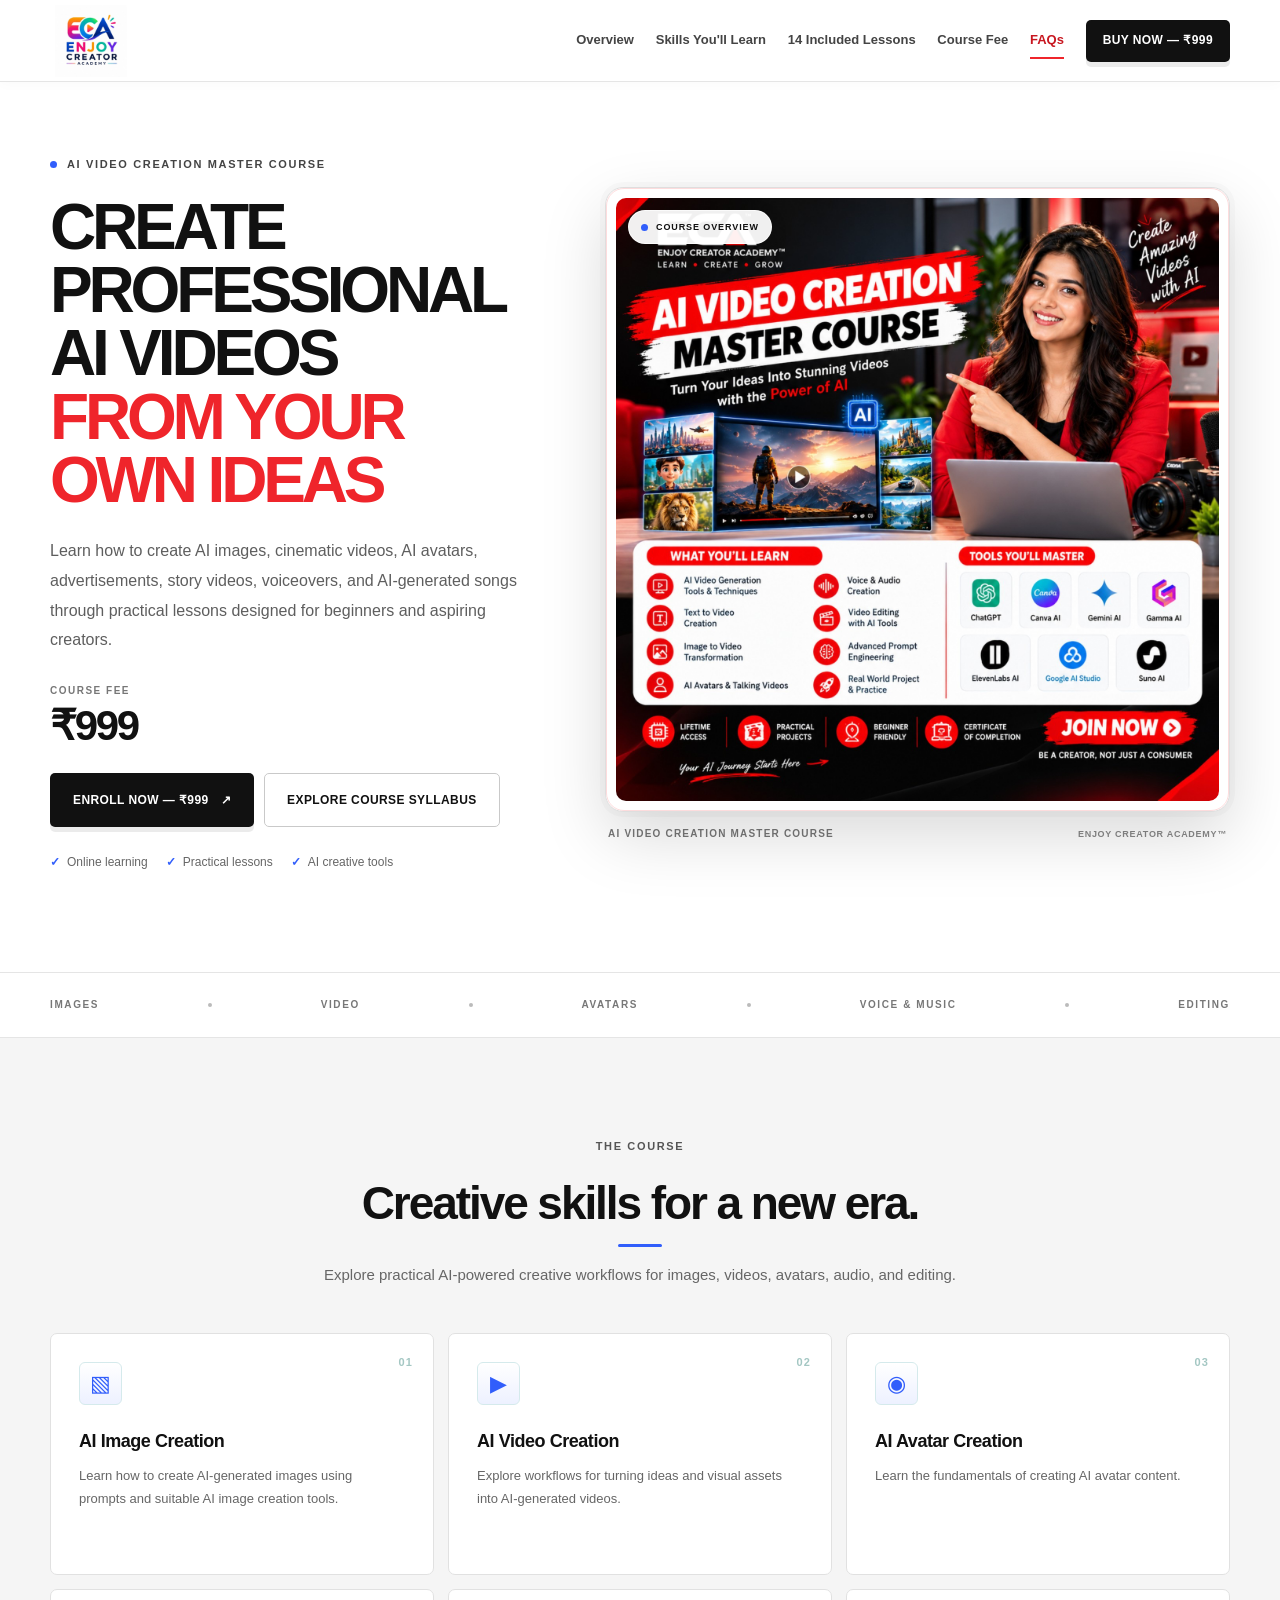
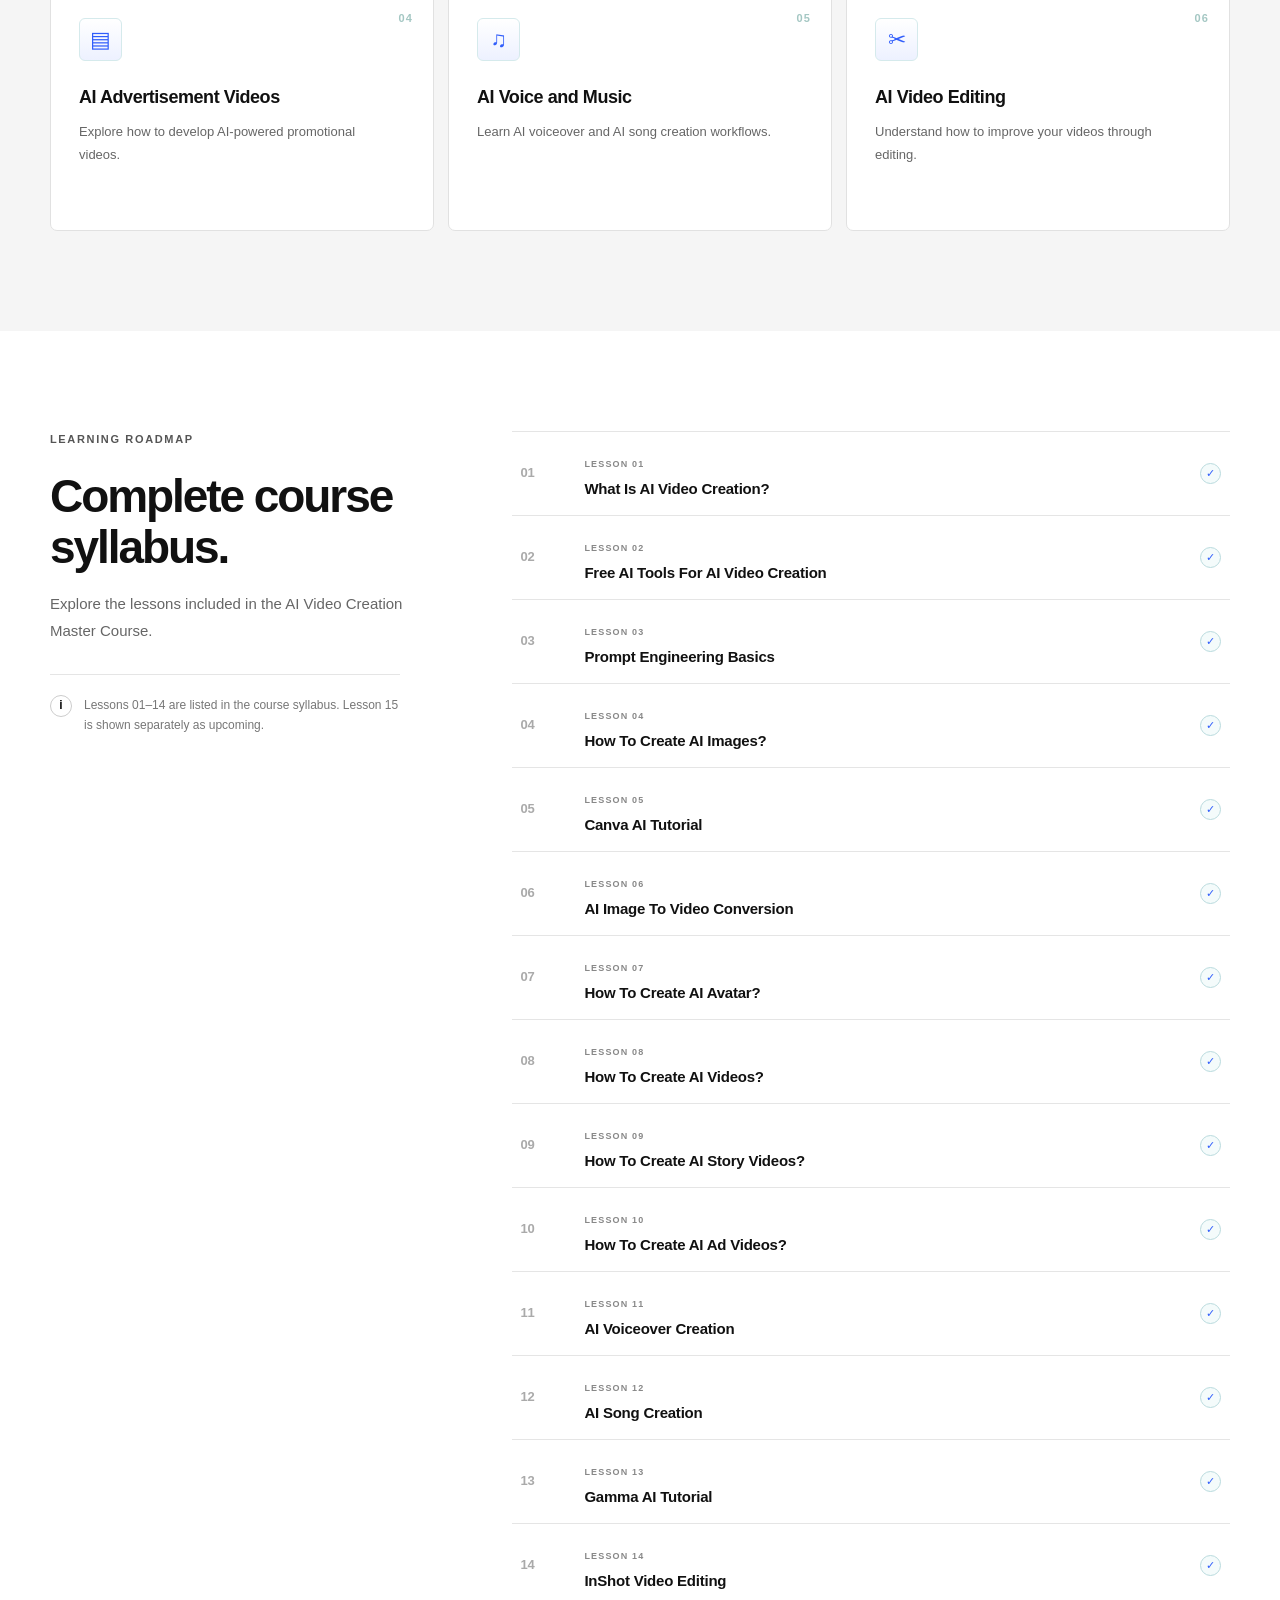
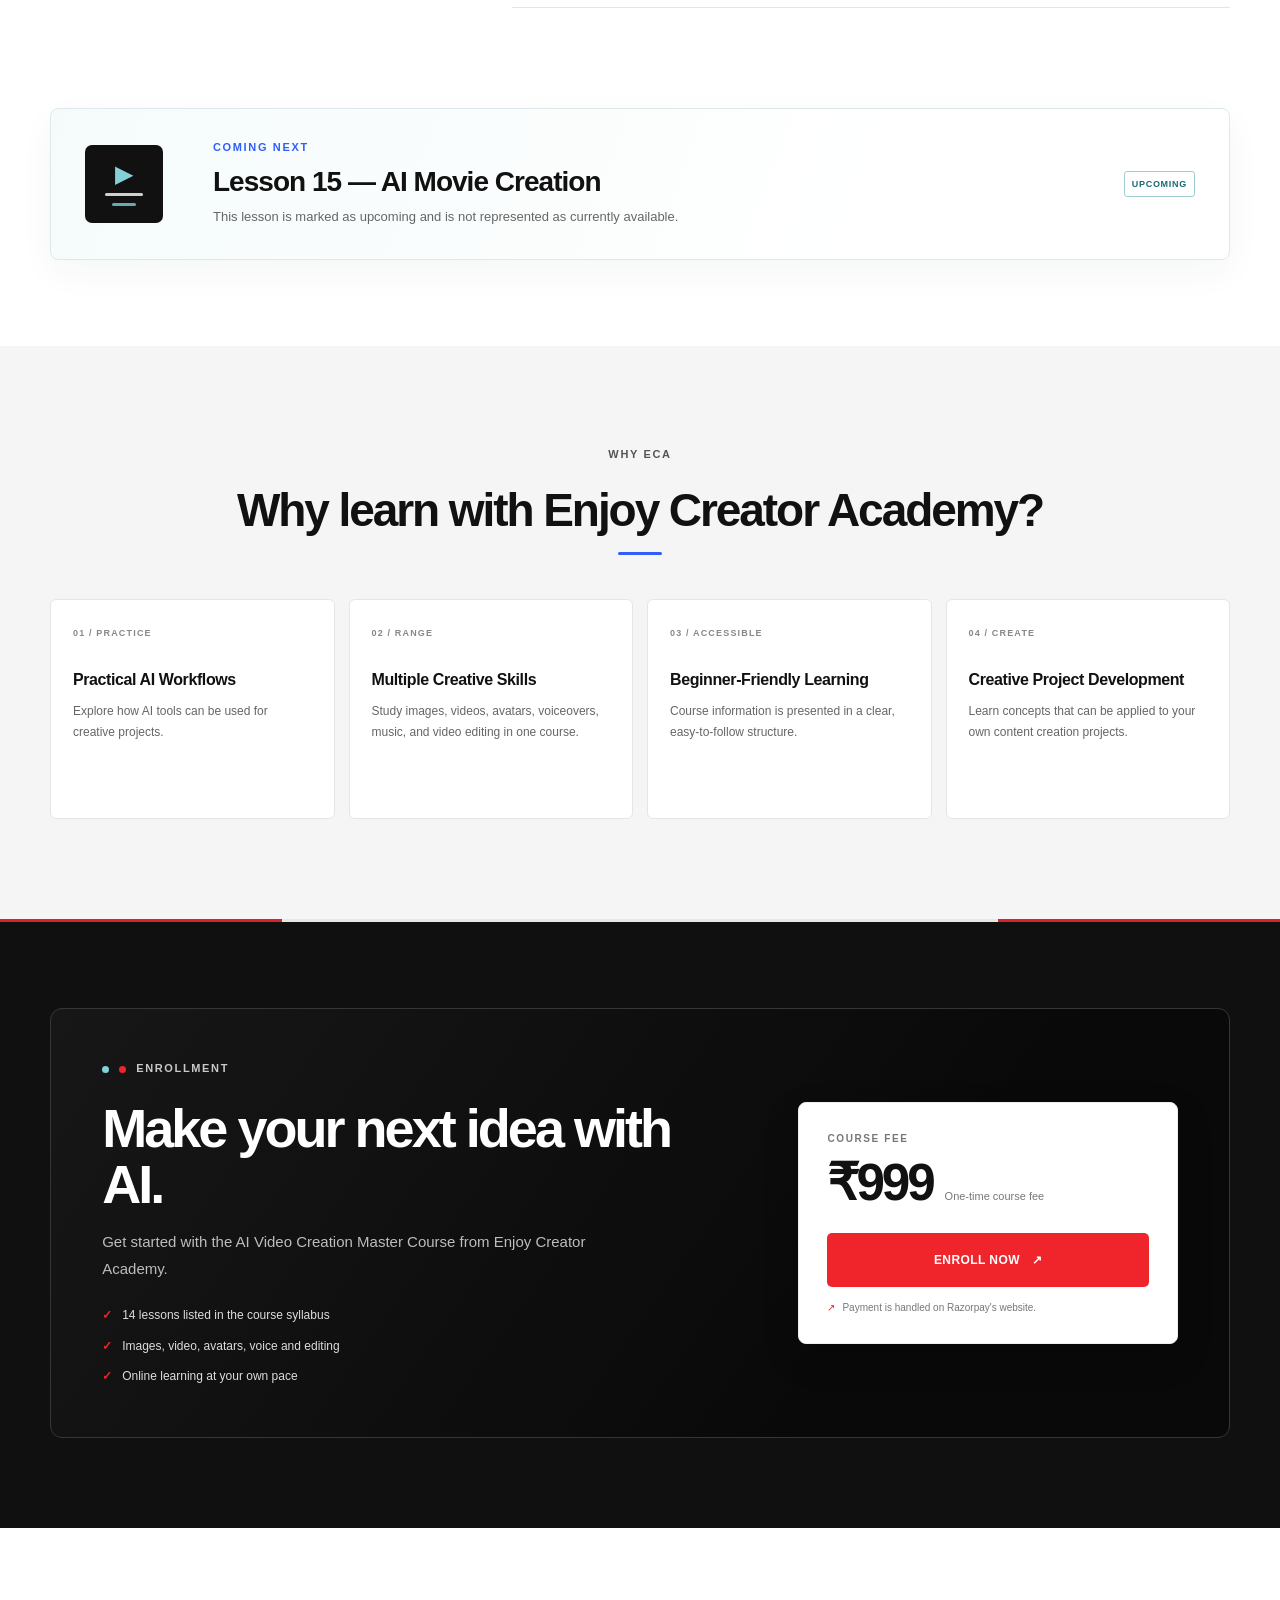
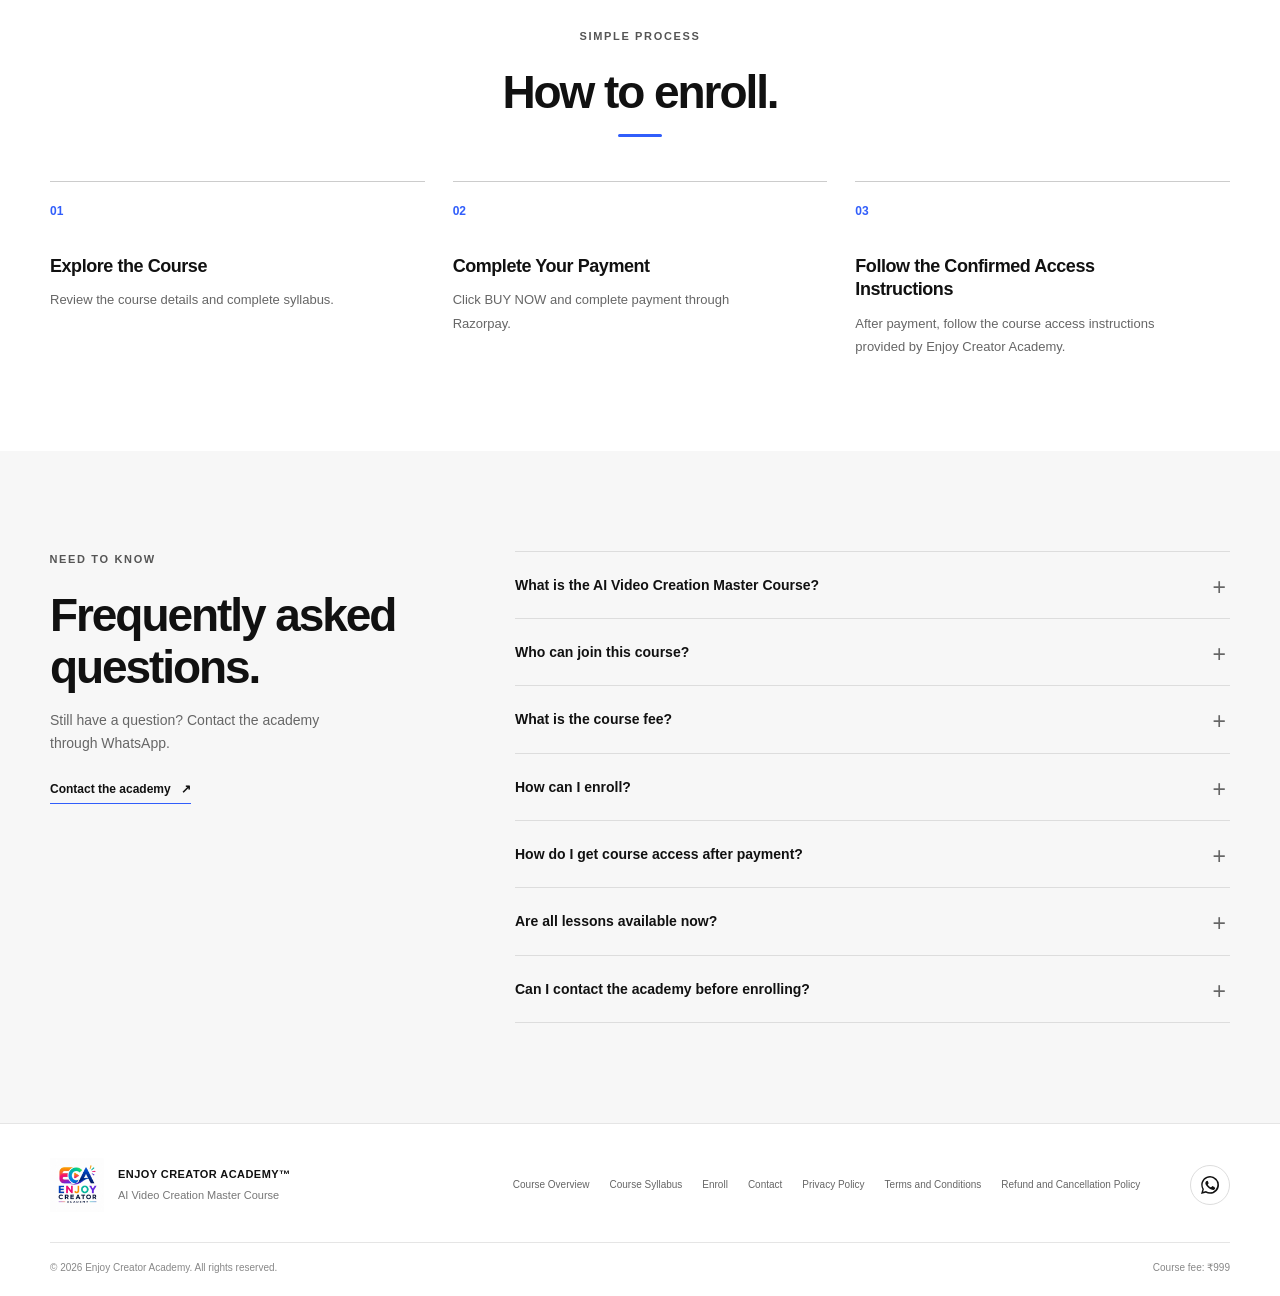
<file: index.html>
<!doctype html>
<html lang="en">
<head>
  <meta charset="utf-8">
  <meta name="viewport" content="width=device-width, initial-scale=1">
  <meta name="theme-color" content="#ffffff">
  <title>ENJOY CREATOR ACADEMY™ | AI Video Creation Master Course</title>
  <meta name="description" content="Learn AI image creation, AI video creation, prompt engineering, AI avatars, advertisements, voiceovers, AI songs, and video editing with Enjoy Creator Academy.">
  <meta property="og:type" content="website">
  <meta property="og:title" content="AI Video Creation Master Course | ENJOY CREATOR ACADEMY™">
  <meta property="og:description" content="Explore practical AI creative workflows for images, videos, avatars, audio, and editing.">
  <meta property="og:image" content="ai-video-course-cover.jpg">
  <!-- Add a canonical URL only after the final domain is confirmed. -->
  <link rel="icon" href="eca-logo.png" type="image/png">
  <link rel="preload" as="image" href="eca-logo.png">
  <link rel="stylesheet" href="styles.css">
  <script src="script.js" defer></script>
</head>
<body>
  <a class="skip-link" href="#main">Skip to content</a>
  <header class="site-header">
    <div class="container header-inner">
      <a class="brand" href="#top" aria-label="Enjoy Creator Academy home">
        <img src="eca-logo.png" alt="ENJOY CREATOR ACADEMY logo" width="220" height="220">
      </a>
      <button class="menu-toggle" type="button" aria-expanded="false" aria-controls="primary-nav" aria-label="Open navigation menu">
        <span></span><span></span><span></span>
      </button>
      <nav id="primary-nav" class="primary-nav" aria-label="Main navigation">
        <a href="#overview">Overview</a>
        <a href="#learn">Skills You'll Learn</a>
        <a href="#syllabus">14 Included Lessons</a>
        <a href="#enroll">Course Fee</a>
        <a href="#faq">FAQs</a>
        <a class="button button-dark header-cta" href="https://rzp.io/rzp/eca-ai" target="_blank" rel="noopener noreferrer">BUY NOW — ₹999</a>
      </nav>
    </div>
  </header>

  <main id="main">
    <section class="hero section" id="top">
      <div class="container hero-grid">
        <div class="hero-copy reveal">
          <p class="eyebrow"><span class="eyebrow-dot"></span> AI VIDEO CREATION MASTER COURSE</p>
          <h1>CREATE PROFESSIONAL AI VIDEOS <span>FROM YOUR OWN IDEAS</span></h1>
          <p class="hero-description">Learn how to create AI images, cinematic videos, AI avatars, advertisements, story videos, voiceovers, and AI-generated songs through practical lessons designed for beginners and aspiring creators.</p>
          <div class="price-block"><span>COURSE FEE</span><strong>₹999</strong></div>
          <div class="hero-actions">
            <a class="button button-dark button-large" href="https://rzp.io/rzp/eca-ai" target="_blank" rel="noopener noreferrer">ENROLL NOW — ₹999 <span aria-hidden="true">↗</span></a>
            <a class="button button-outline button-large" href="#syllabus">EXPLORE COURSE SYLLABUS</a>
          </div>
          <ul class="quick-facts" aria-label="Course features">
            <li><span aria-hidden="true">✓</span> Online learning</li>
            <li><span aria-hidden="true">✓</span> Practical lessons</li>
            <li><span aria-hidden="true">✓</span> AI creative tools</li>
          </ul>
        </div>
        <div class="hero-visual reveal">
          <div class="cover-frame">
            <img src="ai-video-course-cover.jpg" alt="AI Video Creation Master Course promotional cover from Enjoy Creator Academy" width="1536" height="1024" fetchpriority="high">
            <div class="cover-tag"><span class="cover-tag-dot"></span> COURSE OVERVIEW</div>
          </div>
          <div class="image-caption-row"><p class="image-caption">AI VIDEO CREATION MASTER COURSE</p><span>ENJOY CREATOR ACADEMY™</span></div>
        </div>
      </div>
    </section>

    <section class="trust-strip" aria-label="Course overview">
      <div class="container trust-strip-inner">
        <span>IMAGES</span><i></i><span>VIDEO</span><i></i><span>AVATARS</span><i></i><span>VOICE & MUSIC</span><i></i><span>EDITING</span>
      </div>
    </section>

    <section class="section section-soft" id="overview">
      <div class="container narrow-heading reveal">
        <p class="eyebrow">THE COURSE</p>
        <h2>Creative skills for a new era.</h2>
        <p>Explore practical AI-powered creative workflows for images, videos, avatars, audio, and editing.</p>
      </div>
      <div class="container feature-grid" id="learn">
        <article class="feature-card reveal"><div class="feature-icon" aria-hidden="true">▧</div><h3>AI Image Creation</h3><p>Learn how to create AI-generated images using prompts and suitable AI image creation tools.</p><span class="card-number">01</span></article>
        <article class="feature-card reveal"><div class="feature-icon" aria-hidden="true">▶</div><h3>AI Video Creation</h3><p>Explore workflows for turning ideas and visual assets into AI-generated videos.</p><span class="card-number">02</span></article>
        <article class="feature-card reveal"><div class="feature-icon" aria-hidden="true">◉</div><h3>AI Avatar Creation</h3><p>Learn the fundamentals of creating AI avatar content.</p><span class="card-number">03</span></article>
        <article class="feature-card reveal"><div class="feature-icon" aria-hidden="true">▤</div><h3>AI Advertisement Videos</h3><p>Explore how to develop AI-powered promotional videos.</p><span class="card-number">04</span></article>
        <article class="feature-card reveal"><div class="feature-icon" aria-hidden="true">♫</div><h3>AI Voice and Music</h3><p>Learn AI voiceover and AI song creation workflows.</p><span class="card-number">05</span></article>
        <article class="feature-card reveal"><div class="feature-icon" aria-hidden="true">✂</div><h3>AI Video Editing</h3><p>Understand how to improve your videos through editing.</p><span class="card-number">06</span></article>
      </div>
    </section>

    <section class="section syllabus-section" id="syllabus">
      <div class="container syllabus-layout">
        <div class="syllabus-intro reveal">
          <p class="eyebrow">LEARNING ROADMAP</p>
          <h2>Complete course syllabus.</h2>
          <p>Explore the lessons included in the AI Video Creation Master Course.</p>
          <div class="syllabus-note"><span class="note-mark">i</span><p>Lessons 01–14 are listed in the course syllabus. Lesson 15 is shown separately as upcoming.</p></div>
        </div>
        <div class="lesson-list">
          <article class="lesson reveal"><span class="lesson-num">01</span><div><span class="lesson-label">LESSON 01</span><h3>What Is AI Video Creation?</h3></div><span class="lesson-check" aria-hidden="true">✓</span></article>
          <article class="lesson reveal"><span class="lesson-num">02</span><div><span class="lesson-label">LESSON 02</span><h3>Free AI Tools For AI Video Creation</h3></div><span class="lesson-check" aria-hidden="true">✓</span></article>
          <article class="lesson reveal"><span class="lesson-num">03</span><div><span class="lesson-label">LESSON 03</span><h3>Prompt Engineering Basics</h3></div><span class="lesson-check" aria-hidden="true">✓</span></article>
          <article class="lesson reveal"><span class="lesson-num">04</span><div><span class="lesson-label">LESSON 04</span><h3>How To Create AI Images?</h3></div><span class="lesson-check" aria-hidden="true">✓</span></article>
          <article class="lesson reveal"><span class="lesson-num">05</span><div><span class="lesson-label">LESSON 05</span><h3>Canva AI Tutorial</h3></div><span class="lesson-check" aria-hidden="true">✓</span></article>
          <article class="lesson reveal"><span class="lesson-num">06</span><div><span class="lesson-label">LESSON 06</span><h3>AI Image To Video Conversion</h3></div><span class="lesson-check" aria-hidden="true">✓</span></article>
          <article class="lesson reveal"><span class="lesson-num">07</span><div><span class="lesson-label">LESSON 07</span><h3>How To Create AI Avatar?</h3></div><span class="lesson-check" aria-hidden="true">✓</span></article>
          <article class="lesson reveal"><span class="lesson-num">08</span><div><span class="lesson-label">LESSON 08</span><h3>How To Create AI Videos?</h3></div><span class="lesson-check" aria-hidden="true">✓</span></article>
          <article class="lesson reveal"><span class="lesson-num">09</span><div><span class="lesson-label">LESSON 09</span><h3>How To Create AI Story Videos?</h3></div><span class="lesson-check" aria-hidden="true">✓</span></article>
          <article class="lesson reveal"><span class="lesson-num">10</span><div><span class="lesson-label">LESSON 10</span><h3>How To Create AI Ad Videos?</h3></div><span class="lesson-check" aria-hidden="true">✓</span></article>
          <article class="lesson reveal"><span class="lesson-num">11</span><div><span class="lesson-label">LESSON 11</span><h3>AI Voiceover Creation</h3></div><span class="lesson-check" aria-hidden="true">✓</span></article>
          <article class="lesson reveal"><span class="lesson-num">12</span><div><span class="lesson-label">LESSON 12</span><h3>AI Song Creation</h3></div><span class="lesson-check" aria-hidden="true">✓</span></article>
          <article class="lesson reveal"><span class="lesson-num">13</span><div><span class="lesson-label">LESSON 13</span><h3>Gamma AI Tutorial</h3></div><span class="lesson-check" aria-hidden="true">✓</span></article>
          <article class="lesson reveal"><span class="lesson-num">14</span><div><span class="lesson-label">LESSON 14</span><h3>InShot Video Editing</h3></div><span class="lesson-check" aria-hidden="true">✓</span></article>
        </div>
      </div>
    </section>


    <section class="upcoming-section" aria-labelledby="upcoming-title">
      <div class="container upcoming-card reveal">
        <div class="upcoming-art" aria-hidden="true"><span class="film-symbol">▶</span><span class="film-line"></span><span class="film-line short"></span></div>
        <div class="upcoming-copy">
          <p class="eyebrow">COMING NEXT</p>
          <h2 id="upcoming-title">Lesson 15 — AI Movie Creation</h2>
          <p>This lesson is marked as upcoming and is not represented as currently available.</p>
        </div>
        <span class="status-upcoming">UPCOMING</span>
      </div>
    </section>

    <section class="section benefits-section">
      <div class="container">
        <div class="section-heading reveal"><p class="eyebrow">WHY ECA</p><h2>Why learn with Enjoy Creator Academy?</h2></div>
        <div class="benefit-grid">
          <article class="benefit-card reveal"><span>01 / PRACTICE</span><h3>Practical AI Workflows</h3><p>Explore how AI tools can be used for creative projects.</p></article>
          <article class="benefit-card reveal"><span>02 / RANGE</span><h3>Multiple Creative Skills</h3><p>Study images, videos, avatars, voiceovers, music, and video editing in one course.</p></article>
          <article class="benefit-card reveal"><span>03 / ACCESSIBLE</span><h3>Beginner-Friendly Learning</h3><p>Course information is presented in a clear, easy-to-follow structure.</p></article>
          <article class="benefit-card reveal"><span>04 / CREATE</span><h3>Creative Project Development</h3><p>Learn concepts that can be applied to your own content creation projects.</p></article>
        </div>
      </div>
    </section>

    <section class="enroll-section section" id="enroll">
      <div class="container enroll-shell reveal">
        <div class="enroll-copy">
          <p class="eyebrow eyebrow-light"><span class="enroll-eyebrow-mark"></span> ENROLLMENT</p>
          <h2>Make your next idea with AI.</h2>
          <p>Get started with the AI Video Creation Master Course from Enjoy Creator Academy.</p>
          <ul class="enroll-points">
            <li><span aria-hidden="true">✓</span> 14 lessons listed in the course syllabus</li>
            <li><span aria-hidden="true">✓</span> Images, video, avatars, voice and editing</li>
            <li><span aria-hidden="true">✓</span> Online learning at your own pace</li>
          </ul>
        </div>
        <div class="enroll-price-card">
          <span class="enroll-price-label">COURSE FEE</span>
          <div class="enroll-price-line"><strong>₹999</strong><span>One-time course fee</span></div>
          <a class="button button-light button-large enroll-buy" href="https://rzp.io/rzp/eca-ai" target="_blank" rel="noopener noreferrer">ENROLL NOW <span aria-hidden="true">↗</span></a>
          <p class="payment-note"><span aria-hidden="true">↗</span> Payment is handled on Razorpay's website.</p>
        </div>
      </div>
    </section>

    <section class="section steps-section">
      <div class="container">
        <div class="section-heading reveal"><p class="eyebrow">SIMPLE PROCESS</p><h2>How to enroll.</h2></div>
        <div class="steps-grid">
          <article class="step reveal"><span class="step-number">01</span><h3>Explore the Course</h3><p>Review the course details and complete syllabus.</p></article>
          <article class="step reveal"><span class="step-number">02</span><h3>Complete Your Payment</h3><p>Click BUY NOW and complete payment through Razorpay.</p></article>
          <article class="step reveal"><span class="step-number">03</span><h3>Follow the Confirmed Access Instructions</h3><p>After payment, follow the course access instructions provided by Enjoy Creator Academy.</p></article>
        </div>
      </div>
    </section>

    <section class="section faq-section" id="faq">
      <div class="container faq-layout">
        <div class="faq-heading reveal"><p class="eyebrow">NEED TO KNOW</p><h2>Frequently asked questions.</h2><p>Still have a question? Contact the academy through WhatsApp.</p><a class="text-link" href="https://wa.me/916381046840" target="_blank" rel="noopener noreferrer">Contact the academy <span aria-hidden="true">↗</span></a></div>
        <div class="faq-list">
          <details class="faq-item reveal"><summary>What is the AI Video Creation Master Course?</summary><p>It is a course covering AI video creation, AI image creation, prompt engineering, avatars, advertisements, voiceovers, AI songs, and video editing.</p></details>
          <details class="faq-item reveal"><summary>Who can join this course?</summary><p>The course is intended for beginners, content creators, aspiring freelancers, and people interested in AI-powered creative workflows.</p></details>
          <details class="faq-item reveal"><summary>What is the course fee?</summary><p>The displayed course fee is ₹999.</p></details>
          <details class="faq-item reveal"><summary>How can I enroll?</summary><p>Click the BUY NOW button to proceed to the provided Razorpay payment page.</p></details>
          <details class="faq-item reveal"><summary>How do I get course access after payment?</summary><p>Follow the course access instructions provided by Enjoy Creator Academy after your payment. Contact the academy through WhatsApp if you need help.</p></details>
          <details class="faq-item reveal"><summary>Are all lessons available now?</summary><p>Lessons 01 to 14 are included in the listed syllabus. Lesson 15, AI Movie Creation, is marked as upcoming.</p></details>
          <details class="faq-item reveal"><summary>Can I contact the academy before enrolling?</summary><p>Yes. Use the WhatsApp contact icon to contact Enjoy Creator Academy.</p></details>
        </div>
      </div>
    </section>
  </main>

  <footer class="site-footer" id="contact">
    <div class="container footer-main">
      <div class="footer-brand"><img src="eca-logo.png" alt="" width="96" height="96" loading="lazy"><div><strong>ENJOY CREATOR ACADEMY™</strong><span>AI Video Creation Master Course</span></div></div>
      <nav class="footer-links" aria-label="Footer navigation">
        <a href="#overview">Course Overview</a><a href="#syllabus">Course Syllabus</a><a href="#enroll">Enroll</a><a href="#contact">Contact</a>
        <a href="privacy-policy.html">Privacy Policy</a><a href="terms-and-conditions.html">Terms and Conditions</a><a href="refund-cancellation.html">Refund and Cancellation Policy</a>
      </nav>
      <a class="whatsapp-icon" href="https://wa.me/916381046840" target="_blank" rel="noopener noreferrer" aria-label="Contact Enjoy Creator Academy on WhatsApp" title="Contact Enjoy Creator Academy on WhatsApp">
        <svg viewBox="0 0 24 24" aria-hidden="true"><path d="M20.5 3.5A11.8 11.8 0 0 0 12.1 0C5.6 0 .3 5.3.3 11.8c0 2.1.6 4.2 1.6 6L0 24l6.4-1.7a11.8 11.8 0 0 0 5.7 1.4h.1C18.7 23.7 24 18.4 24 11.9a11.8 11.8 0 0 0-3.5-8.4ZM12.1 21.7a9.8 9.8 0 0 1-5-1.4l-.4-.2-3.8 1 1-3.7-.3-.4a9.8 9.8 0 1 1 8.5 4.7Zm5.4-7.3c-.3-.2-1.7-.9-2-.9s-.5-.2-.7.2c-.2.3-.8.9-1 1.1-.2.2-.4.2-.7.1-.3-.2-1.2-.4-2.3-1.4-.8-.7-1.4-1.7-1.6-2-.2-.3 0-.5.1-.6l.5-.6c.2-.2.2-.3.3-.5.1-.2 0-.4 0-.6s-.7-1.6-.9-2.2c-.2-.6-.5-.5-.7-.5h-.6c-.2 0-.6.1-.9.4-.3.3-1.2 1.1-1.2 2.6s1.2 3 1.3 3.2c.2.2 2.4 3.7 5.8 5.1.8.3 1.4.5 1.9.6.8.3 1.5.2 2 .1.6-.1 1.7-.7 1.9-1.4.2-.7.2-1.3.1-1.4-.1-.1-.3-.2-.6-.4Z"/></svg>
      </a>
    </div>
    <div class="container footer-bottom"><span>© 2026 Enjoy Creator Academy. All rights reserved.</span><span>Course fee: ₹999</span></div>
  </footer>
  <script type="application/ld+json">
  {
    "@context": "https://schema.org",
    "@type": "Course",
    "name": "AI Video Creation Master Course",
    "description": "A course covering AI image creation, AI video creation, prompt engineering, AI avatars, advertisements, voiceovers, AI songs, and video editing.",
    "provider": {"@type": "Organization", "name": "ENJOY CREATOR ACADEMY"}
  }
  </script>
</body>
</html>
</file>
<file: styles.css>
:root{--white:#fff;--black:#111;--deep:#050505;--soft:#f5f5f5;--border:#e5e5e5;--muted:#666;--accent:#0f766e;--accent-soft:#e8f5f3;--max:1180px;--radius:10px;--ease:cubic-bezier(.2,.7,.2,1)}
*{box-sizing:border-box}html{scroll-behavior:smooth;scroll-padding-top:96px}body{margin:0;background:var(--white);color:var(--black);font-family:Inter,-apple-system,BlinkMacSystemFont,"Segoe UI",Roboto,Arial,sans-serif;line-height:1.6;-webkit-font-smoothing:antialiased}img{display:block;max-width:100%;height:auto}a{color:inherit;text-decoration:none}button,a,summary{-webkit-tap-highlight-color:transparent}a:focus-visible,button:focus-visible,summary:focus-visible{outline:3px solid #555;outline-offset:4px}.container{width:min(var(--max),calc(100% - 48px));margin-inline:auto}.skip-link{position:absolute;left:12px;top:-60px;background:#111;color:#fff;padding:10px 14px;z-index:100}.skip-link:focus{top:12px}.site-header{height:82px;background:rgba(255,255,255,.96);border-bottom:1px solid var(--border);position:sticky;top:0;z-index:50;backdrop-filter:blur(14px)}.header-inner{height:100%;display:flex;align-items:center;justify-content:space-between;gap:28px}.brand{display:flex;align-items:center;flex-shrink:0}.brand img{width:68px;height:68px;object-fit:contain}.primary-nav{display:flex;align-items:center;gap:28px;font-size:13px;font-weight:600}.primary-nav>a:not(.button){color:#444;transition:color .2s}.primary-nav>a:not(.button):hover{color:#000}.button{min-height:46px;display:inline-flex;align-items:center;justify-content:center;gap:12px;padding:12px 20px;border:1px solid transparent;border-radius:5px;font-size:12px;font-weight:800;letter-spacing:.035em;text-align:center;transition:transform .2s var(--ease),background .2s,border-color .2s}.button:hover{transform:translateY(-2px)}.button-dark{background:var(--black);color:#fff}.button-dark:hover{background:#303030}.button-outline{background:transparent;border-color:#bdbdbd;color:#111}.button-outline:hover{border-color:#111}.button-light{background:#fff;color:#111}.button-light:hover{background:#e9e9e9}.button-large{min-height:54px;padding:15px 22px}.header-cta{min-height:42px;padding:10px 16px}.menu-toggle{display:none;background:none;border:0;padding:10px}.menu-toggle span{display:block;width:23px;height:2px;background:#111;margin:5px}
.section{padding:100px 0}.hero{padding:68px 0 76px}.hero-grid{display:grid;grid-template-columns:.95fr 1.05fr;align-items:center;gap:60px}.eyebrow{display:flex;align-items:center;gap:10px;margin:0 0 22px;font-size:11px;letter-spacing:.15em;font-weight:800;color:#555}.eyebrow-dot{width:7px;height:7px;border-radius:50%;background:#111}.hero h1{font-size:clamp(38px,4.3vw,61px);line-height:1.06;letter-spacing:-.055em;margin:0 0 24px;font-weight:850;max-width:620px}.hero h1 span{display:block;color:#777}.hero-description{max-width:570px;color:#5e5e5e;font-size:16px;line-height:1.85;margin:0 0 25px}.price-block{display:flex;flex-direction:column;gap:0;margin-bottom:22px}.price-block span,.enroll-price>span{font-size:10px;letter-spacing:.15em;font-weight:800;color:#777}.price-block strong{font-size:36px;line-height:1.3;letter-spacing:-.04em}.hero-actions{display:flex;flex-wrap:wrap;gap:10px}.quick-facts{display:flex;flex-wrap:wrap;gap:18px;padding:0;margin:26px 0 0;list-style:none;color:#666;font-size:12px}.quick-facts li{display:flex;align-items:center;gap:7px}.quick-facts li span{font-weight:800;color:#111}.hero-visual{min-width:0}.cover-frame{background:#fff;border:1px solid var(--border);padding:8px;border-radius:8px;box-shadow:0 22px 60px rgba(0,0,0,.09)}.cover-frame img{width:100%;aspect-ratio:3/2;object-fit:contain;border-radius:4px}.image-caption{margin:14px 2px 0;font-size:10px;letter-spacing:.12em;font-weight:700;color:#777}.image-caption span{padding:0 5px}.trust-strip{border-block:1px solid var(--border);background:#fff}.trust-strip-inner{min-height:64px;display:flex;align-items:center;justify-content:space-between;gap:16px;font-size:10px;letter-spacing:.16em;font-weight:800;color:#777}.trust-strip i{width:4px;height:4px;border-radius:50%;background:#bbb}
.section-soft{background:var(--soft)}.narrow-heading{text-align:center;max-width:660px;margin-bottom:46px}.narrow-heading .eyebrow,.section-heading .eyebrow{justify-content:center}.narrow-heading h2,.section-heading h2,.syllabus-intro h2,.faq-heading h2{font-size:clamp(32px,4vw,46px);line-height:1.12;letter-spacing:-.045em;margin:0 0 16px}.narrow-heading>p:last-child,.section-heading>p:last-child{color:var(--muted);margin:0;font-size:15px}.feature-grid{display:grid;grid-template-columns:repeat(3,1fr);gap:14px}.feature-card{position:relative;min-height:230px;padding:28px;border:1px solid #e1e1e1;background:#fff;border-radius:7px;transition:transform .25s var(--ease),box-shadow .25s,border-color .25s;overflow:hidden}.feature-card:hover{transform:translateY(-4px);border-color:#c8c8c8;box-shadow:0 14px 30px rgba(0,0,0,.05)}.feature-icon{width:43px;height:43px;display:grid;place-items:center;border:1px solid #ddd;border-radius:6px;font-size:22px;margin-bottom:25px}.feature-card h3,.benefit-card h3,.step h3{font-size:18px;letter-spacing:-.025em;line-height:1.3;margin:0 0 10px}.feature-card p,.benefit-card p,.step p{font-size:13px;color:#666;line-height:1.8;margin:0;max-width:320px}.card-number{position:absolute;right:20px;top:20px;color:#ccc;font-size:11px;letter-spacing:.1em;font-weight:800}
.syllabus-section{background:#fff}.syllabus-layout{display:grid;grid-template-columns:.7fr 1.3fr;gap:76px;align-items:start}.syllabus-intro{position:sticky;top:120px}.syllabus-intro h2{max-width:390px}.syllabus-intro>p:not(.eyebrow){font-size:15px;color:#666;max-width:360px;line-height:1.8}.syllabus-note{display:flex;gap:12px;border-top:1px solid var(--border);margin-top:30px;padding-top:20px;max-width:350px}.note-mark{flex:0 0 22px;height:22px;border:1px solid #ccc;border-radius:50%;display:grid;place-items:center;font-size:12px;font-weight:700}.syllabus-note p{margin:0;font-size:12px;color:#777;line-height:1.7}.lesson-list{border-top:1px solid var(--border)}.lesson{display:grid;grid-template-columns:46px 1fr 22px;gap:18px;align-items:center;min-height:84px;padding:16px 8px;border-bottom:1px solid var(--border)}.lesson-num{font-size:13px;font-weight:800;color:#aaa}.lesson-label{font-size:9px;letter-spacing:.13em;font-weight:800;color:#888}.lesson h3{font-size:15px;line-height:1.4;margin:3px 0 0;font-weight:700;letter-spacing:-.015em}.lesson-check{display:grid;place-items:center;width:21px;height:21px;border:1px solid #d8d8d8;border-radius:50%;font-size:11px;color:#555}.lesson-upcoming{background:#f8f8f8;padding-inline:14px;border:1px solid #e5e5e5;margin-top:18px;border-radius:5px}.status-upcoming{font-size:9px;letter-spacing:.08em;font-weight:800;border:1px solid #bbb;border-radius:3px;padding:5px 7px;color:#666;white-space:nowrap}
.benefits-section{background:var(--soft)}.section-heading{text-align:center;margin-bottom:44px}.benefit-grid{display:grid;grid-template-columns:repeat(4,1fr);gap:14px}.benefit-card{background:#fff;border:1px solid var(--border);padding:26px 22px;min-height:220px;border-radius:6px}.benefit-card>span{display:block;font-size:9px;letter-spacing:.13em;color:#888;font-weight:800;margin-bottom:30px}.benefit-card h3{font-size:16px}.benefit-card p{font-size:12px}
.enroll-section{background:#111;color:#fff;padding:76px 0}.enroll-inner{display:grid;grid-template-columns:1fr auto;gap:50px;align-items:center}.eyebrow-light{color:#bbb}.eyebrow-light:before{content:"";width:7px;height:7px;background:#fff;border-radius:50%}.enroll-inner h2{font-size:clamp(30px,4vw,46px);line-height:1.1;letter-spacing:-.045em;max-width:650px;margin:0 0 16px}.enroll-inner>div:first-child>p:last-child{color:#bdbdbd;max-width:580px;font-size:14px;line-height:1.8;margin:0}.enroll-price{min-width:230px;display:flex;flex-direction:column;align-items:flex-start;border-left:1px solid #454545;padding-left:44px}.enroll-price>span{color:#aaa}.enroll-price strong{font-size:47px;letter-spacing:-.04em;line-height:1.4;margin-bottom:12px}.enroll-price small{color:#aaa;font-size:10px;margin-top:11px}.steps-section{padding-bottom:92px}.steps-grid{display:grid;grid-template-columns:repeat(3,1fr);gap:28px}.step{border-top:1px solid #ccc;padding-top:20px}.step-number{display:block;font-size:12px;font-weight:800;color:#888;margin-bottom:34px}.step h3{max-width:280px}.step p{max-width:330px}
.faq-section{background:#f7f7f7}.faq-layout{display:grid;grid-template-columns:.7fr 1.3fr;gap:80px;align-items:start}.faq-heading{position:sticky;top:120px}.faq-heading>p:not(.eyebrow){color:#666;font-size:14px;max-width:300px}.text-link{display:inline-flex;gap:10px;align-items:center;border-bottom:1px solid #111;padding-bottom:4px;margin-top:12px;font-size:12px;font-weight:800}.faq-list{border-top:1px solid #ddd}.faq-item{border-bottom:1px solid #ddd}.faq-item summary{list-style:none;cursor:pointer;position:relative;padding:22px 40px 22px 0;font-size:14px;font-weight:700}.faq-item summary::-webkit-details-marker{display:none}.faq-item summary:after{content:"+";position:absolute;right:4px;top:17px;font-size:23px;font-weight:400;color:#666;transition:transform .2s}.faq-item[open] summary:after{content:"−"}.faq-item p{color:#666;font-size:13px;line-height:1.8;margin:-3px 30px 22px 0;max-width:620px}
.site-footer{background:#fff;border-top:1px solid var(--border)}.footer-main{display:grid;grid-template-columns:1fr 1.5fr auto;gap:34px;align-items:center;padding-top:34px;padding-bottom:30px}.footer-brand{display:flex;align-items:center;gap:14px}.footer-brand img{width:54px;height:54px;object-fit:contain}.footer-brand strong,.footer-brand span{display:block}.footer-brand strong{font-size:11px;letter-spacing:.04em}.footer-brand span{font-size:11px;color:#777;margin-top:4px}.footer-links{display:flex;flex-wrap:wrap;gap:10px 20px}.footer-links a{font-size:10px;color:#666}.footer-links a:hover{color:#111;text-decoration:underline}.whatsapp-icon{display:grid;place-items:center;width:40px;height:40px;border:1px solid #ddd;border-radius:50%;transition:background .2s}.whatsapp-icon:hover{background:#f1f1f1}.whatsapp-icon svg{width:18px;height:18px;fill:#111}.footer-bottom{display:flex;justify-content:space-between;gap:16px;padding-top:17px;padding-bottom:20px;border-top:1px solid var(--border);font-size:10px;color:#888}
.reveal{opacity:1;transform:none}.js-ready .reveal{opacity:0;transform:translateY(14px);transition:opacity .55s var(--ease),transform .55s var(--ease)}.js-ready .reveal.is-visible{opacity:1;transform:translateY(0)}@media(prefers-reduced-motion:reduce){html{scroll-behavior:auto}*,*:before,*:after{animation-duration:.01ms!important;animation-iteration-count:1!important;transition-duration:.01ms!important}.js-ready .reveal{opacity:1;transform:none}}
@media(max-width:1000px){.primary-nav{gap:16px}.primary-nav>a:not(.button){font-size:12px}.hero-grid{gap:35px}.syllabus-layout,.faq-layout{gap:45px}.benefit-grid{grid-template-columns:repeat(2,1fr)}.footer-main{grid-template-columns:1fr auto}.footer-links{grid-column:1/-1;grid-row:2}}
@media(max-width:760px){.container{width:min(100% - 36px,var(--max))}.site-header{height:68px}.brand img{width:56px;height:56px}.menu-toggle{display:block;cursor:pointer}.primary-nav{display:none;position:absolute;left:0;right:0;top:68px;padding:18px 18px 22px;background:#fff;border-bottom:1px solid var(--border);box-shadow:0 16px 24px rgba(0,0,0,.06);flex-direction:column;align-items:stretch;gap:0}.primary-nav.is-open{display:flex}.primary-nav>a:not(.button){padding:12px 4px;font-size:14px;border-bottom:1px solid #eee}.primary-nav .header-cta{margin-top:14px}.section{padding:72px 0}.hero{padding:44px 0 55px}.hero-grid{grid-template-columns:1fr;gap:28px}.hero h1{font-size:clamp(37px,10vw,52px);max-width:600px}.hero-description{font-size:14px}.hero-visual{order:2}.cover-frame{padding:5px}.cover-frame img{aspect-ratio:3/2}.hero-actions{display:grid;grid-template-columns:1fr}.quick-facts{gap:12px;font-size:11px}.trust-strip-inner{min-height:54px;justify-content:center;flex-wrap:wrap;gap:9px 12px;font-size:8px;letter-spacing:.1em}.trust-strip-inner i{width:3px;height:3px}.narrow-heading{margin-bottom:30px}.narrow-heading h2,.section-heading h2,.syllabus-intro h2,.faq-heading h2{font-size:34px}.feature-grid{grid-template-columns:1fr 1fr;gap:10px}.feature-card{padding:20px 16px;min-height:220px}.feature-icon{width:38px;height:38px;margin-bottom:20px}.feature-card h3{font-size:15px}.feature-card p{font-size:12px}.card-number{right:12px;top:12px}.syllabus-layout{grid-template-columns:1fr;gap:30px}.syllabus-intro{position:static}.syllabus-note{margin-top:20px}.lesson{grid-template-columns:30px 1fr 18px;gap:12px;min-height:78px;padding:14px 4px}.lesson h3{font-size:13px}.lesson-upcoming{padding-inline:10px}.status-upcoming{font-size:8px;padding:4px}.benefit-grid{grid-template-columns:1fr 1fr;gap:10px}.benefit-card{padding:21px 16px;min-height:200px}.benefit-card>span{margin-bottom:22px}.benefit-card h3{font-size:15px}.benefit-card p{font-size:12px}.enroll-section{padding:58px 0}.enroll-inner{grid-template-columns:1fr;gap:28px}.enroll-inner h2{font-size:34px}.enroll-price{border-left:0;border-top:1px solid #454545;padding:24px 0 0;min-width:0;width:100%}.enroll-price .button{width:100%}.steps-grid{grid-template-columns:1fr;gap:24px}.step{padding-top:16px}.step-number{margin-bottom:18px}.faq-layout{grid-template-columns:1fr;gap:28px}.faq-heading{position:static}.faq-item summary{font-size:13px;padding:19px 34px 19px 0}.footer-main{grid-template-columns:1fr auto;gap:22px}.footer-brand{gap:10px}.footer-brand img{width:42px;height:42px}.footer-brand strong{font-size:10px}.footer-links{gap:12px 16px}.footer-links a{font-size:10px}.footer-bottom{font-size:9px}}
@media(max-width:390px){.container{width:calc(100% - 28px)}.feature-grid,.benefit-grid{grid-template-columns:1fr}.feature-card,.benefit-card{min-height:0}.feature-card{padding:22px}.benefit-card{padding:22px}.feature-icon{margin-bottom:18px}.trust-strip-inner{font-size:7px}.footer-main{grid-template-columns:1fr auto}.footer-brand strong{font-size:9px}.footer-brand span{font-size:10px}}


/* Refinement pass: restrained electric-blue accent, clearer states, and mobile polish */
:root{
  --accent:#315efb;
  --accent-soft:#edf1ff;
}
.eyebrow-dot{background:var(--accent)}
.eyebrow-light:before{background:var(--accent)}
.button-dark{background:#111}
.button-dark:hover{background:var(--accent)}
.button-outline:hover{border-color:var(--accent);color:var(--accent);background:#f8f9ff}
.button-light:hover{background:var(--accent);color:#fff}
.text-link:hover{color:var(--accent);border-color:var(--accent)}
.feature-card:hover .feature-icon{border-color:#c5d0ff;background:var(--accent-soft);color:var(--accent)}
.feature-icon{transition:background .22s,border-color .22s,color .22s,transform .22s}
.feature-card:hover .feature-icon{transform:translateY(-2px)}
.lesson-upcoming{border-left:3px solid var(--accent)}
.status-upcoming{border-color:#c5d0ff;background:var(--accent-soft);color:#2448c7}
.lesson-check{color:#315efb}
.faq-item[open] summary{color:#2448c7}
.faq-item summary:after{transition:transform .22s,color .22s}
.faq-item[open] summary:after{color:var(--accent)}
.whatsapp-icon:hover{border-color:#c5d0ff;background:var(--accent-soft);color:var(--accent)}
.whatsapp-icon:hover svg{fill:var(--accent)}
.step{transition:border-color .25s}
.step:hover{border-color:var(--accent)}
.step-number{color:var(--accent)}
.cover-frame{transition:box-shadow .35s var(--ease),transform .35s var(--ease)}
.cover-frame:hover{box-shadow:0 26px 70px rgba(17,17,17,.13);transform:translateY(-3px)}
::selection{background:#dce4ff;color:#111}
@media(min-width:761px){
  .hero-copy{padding-block:10px}
  .hero h1{max-width:590px}
  .hero-description{max-width:520px}
  .feature-card{min-height:242px}
}
@media(max-width:760px){
  html{scroll-padding-top:78px}
  .container{width:calc(100% - 32px)}
  .hero{padding-top:35px;padding-bottom:44px}
  .hero-grid{gap:22px}
  .hero h1{font-size:clamp(35px,9.2vw,47px);line-height:1.04;letter-spacing:-.05em;margin-bottom:17px}
  .hero .eyebrow{font-size:9px;letter-spacing:.12em;margin-bottom:16px}
  .hero-description{font-size:14px;line-height:1.75;margin-bottom:19px}
  .price-block{margin-bottom:18px}
  .price-block strong{font-size:34px}
  .hero-actions{gap:9px}
  .button-large{min-height:52px;padding:14px 16px;font-size:11px}
  .quick-facts{display:grid;grid-template-columns:repeat(3,minmax(0,1fr));gap:8px;font-size:10px}
  .quick-facts li{align-items:flex-start;line-height:1.45;gap:5px}
  .cover-frame{box-shadow:0 12px 32px rgba(0,0,0,.08)}
  .image-caption{font-size:8px;line-height:1.6;letter-spacing:.08em}
  .section{padding:64px 0}
  .narrow-heading h2,.section-heading h2,.syllabus-intro h2,.faq-heading h2{font-size:clamp(30px,8vw,36px)}
  .feature-grid{gap:10px}
  .feature-card{min-height:0;padding:19px 15px 22px}
  .feature-icon{width:36px;height:36px;font-size:19px;margin-bottom:17px}
  .feature-card h3{font-size:14px;line-height:1.35}
  .feature-card p{font-size:11px;line-height:1.7}
  .card-number{font-size:9px;right:10px;top:10px}
  .syllabus-layout{gap:24px}
  .lesson{grid-template-columns:27px minmax(0,1fr) auto;gap:9px;min-height:74px}
  .lesson h3{font-size:12px;overflow-wrap:anywhere}
  .lesson-label{font-size:8px}
  .lesson-num{font-size:12px}
  .lesson-check{width:18px;height:18px;font-size:10px}
  .status-upcoming{font-size:7px;padding:4px 5px}
  .benefit-grid{gap:10px}
  .benefit-card{padding:18px 14px;min-height:0}
  .benefit-card>span{font-size:8px;margin-bottom:20px}
  .benefit-card h3{font-size:14px}
  .benefit-card p{font-size:11px;line-height:1.7}
  .enroll-inner h2{font-size:clamp(29px,8vw,36px)}
  .enroll-price strong{font-size:42px}
  .steps-grid{gap:20px}
  .step-number{margin-bottom:12px}
  .faq-item summary{padding:18px 32px 18px 0;line-height:1.5}
  .faq-item summary:after{top:13px}
  .faq-item p{font-size:12px;margin-right:12px}
  .footer-main{gap:18px 12px}
  .footer-links{gap:12px 14px}
  .footer-bottom{align-items:flex-start;line-height:1.5}
}
@media(max-width:390px){
  .container{width:calc(100% - 26px)}
  .hero h1{font-size:34px}
  .quick-facts{grid-template-columns:1fr;gap:7px}
  .feature-card{padding:17px 13px 20px}
  .feature-card h3{font-size:13px}
  .lesson{grid-template-columns:24px minmax(0,1fr) auto;gap:7px}
  .lesson h3{font-size:11px}
  .status-upcoming{letter-spacing:0}
  .footer-brand strong{font-size:9px}
}

/* Refined brand accent and extra mobile polish */
.eyebrow-dot{background:var(--accent)}
.hero h1 span{color:var(--accent)}
.price-block strong{letter-spacing:-.055em}
.button-dark{box-shadow:0 5px 0 rgba(15,118,110,.16)}
.button-dark:hover{box-shadow:0 8px 20px rgba(15,118,110,.14)}
.feature-icon{color:var(--accent);background:linear-gradient(180deg,#fff,var(--accent-soft));border-color:#d4e9e6}
.card-number{color:#a4c7c3}
.lesson-check{color:var(--accent);border-color:#b8d9d5}
.status-upcoming{background:#f1f1f1}
.text-link{border-color:var(--accent)}
.enroll-price .button-light{border-bottom:3px solid #a7d8d2}
.step-number{color:var(--accent)}
.whatsapp-icon:hover{border-color:var(--accent);color:var(--accent)}
@media(min-width:761px){
 .hero-visual{animation:heroFloat 7s ease-in-out infinite}
 .cover-frame{transition:transform .35s var(--ease),box-shadow .35s var(--ease)}
 .cover-frame:hover{transform:translateY(-5px);box-shadow:0 28px 70px rgba(0,0,0,.13)}
}
@keyframes heroFloat{0%,100%{transform:translateY(0)}50%{transform:translateY(-5px)}}
@media(max-width:760px){
 .hero{padding-top:34px}
 .hero h1{font-size:clamp(35px,9.3vw,47px);line-height:1.04}
 .hero-description{line-height:1.75}
 .hero-actions .button{width:100%;min-height:52px}
 .quick-facts{display:grid;grid-template-columns:1fr 1fr;gap:10px}
 .quick-facts li:last-child{grid-column:1/-1}
 .image-caption{font-size:8px;line-height:1.7}
 .feature-grid{gap:9px}
 .feature-card{padding:18px 14px;min-height:218px}
 .lesson{grid-template-columns:27px minmax(0,1fr) auto;gap:9px}
 .lesson h3{overflow-wrap:anywhere}
 .status-upcoming{max-width:72px;text-align:center;white-space:normal;line-height:1.35}
 .footer-main{align-items:start}
 .footer-links{display:grid;grid-template-columns:1fr 1fr;gap:12px}
 .footer-bottom{align-items:flex-start;line-height:1.6}
}
@media(max-width:360px){
 .container{width:calc(100% - 24px)}
 .hero h1{font-size:34px}
 .feature-grid{grid-template-columns:1fr}
 .feature-card{min-height:0}
 .benefit-grid{grid-template-columns:1fr}
 .lesson{grid-template-columns:23px minmax(0,1fr) auto;gap:7px}
 .lesson h3{font-size:12px}
 .footer-brand strong{font-size:8px}
}

/* Refinements: restrained teal accent, improved mobile rhythm, and a distinct upcoming lesson panel. */
.eyebrow-dot{background:var(--accent)}
.eyebrow-light:before{background:#7fd4dc}
.hero h1 span{color:var(--accent)}
.button-dark{box-shadow:0 5px 0 rgba(0,0,0,.08)}
.button-dark:hover{box-shadow:0 9px 22px rgba(8,127,140,.16)}
.button-outline:hover{background:var(--accent-soft);border-color:var(--accent)}
.quick-facts li span{color:var(--accent)}
.feature-icon{color:var(--accent);background:linear-gradient(180deg,#fff,var(--accent-soft));border-color:#d5eaec}
.feature-card:hover .feature-icon{border-color:#9acdd1}
.lesson-check{color:var(--accent);border-color:#b9dadd;background:#f4fbfb}
.text-link:hover{color:var(--accent);border-color:var(--accent)}
.whatsapp-icon:hover{border-color:#b9dadd;background:var(--accent-soft)}
.upcoming-section{padding:0 0 86px;background:#fff}
.upcoming-card{display:grid;grid-template-columns:100px 1fr auto;gap:28px;align-items:center;padding:30px 34px;border:1px solid #dce8e9;border-radius:8px;background:linear-gradient(110deg,#f5fbfb 0%,#fff 70%);box-shadow:0 12px 35px rgba(10,50,55,.045)}
.upcoming-art{height:78px;width:78px;border-radius:7px;background:#111;display:flex;flex-direction:column;align-items:center;justify-content:center;gap:7px;color:#fff}
.film-symbol{font-size:24px;line-height:1;color:#83d0d6}
.film-line{height:3px;width:38px;background:#fff;border-radius:4px;opacity:.8}
.film-line.short{width:24px;background:#83d0d6}
.upcoming-copy .eyebrow{margin-bottom:8px;color:var(--accent)}
.upcoming-copy h2{font-size:clamp(20px,2.5vw,28px);letter-spacing:-.035em;line-height:1.2;margin:0 0 8px}
.upcoming-copy>p:last-child{margin:0;color:#666;font-size:13px;line-height:1.7}
.status-upcoming{background:#fff;border-color:#9fcdd0;color:#176b73}
@media(max-width:760px){
  .upcoming-section{padding:0 0 62px}
  .upcoming-card{grid-template-columns:54px 1fr;gap:15px;padding:20px 17px;align-items:start}
  .upcoming-art{width:50px;height:50px;gap:4px}
  .film-symbol{font-size:17px}
  .film-line{width:25px;height:2px}
  .film-line.short{width:16px}
  .upcoming-copy h2{font-size:19px}
  .upcoming-copy>p:last-child{font-size:12px}
  .upcoming-card>.status-upcoming{grid-column:2;justify-self:start;margin-top:-4px}
}
@media(max-width:760px){
  .primary-nav{max-height:calc(100dvh - 68px);overflow-y:auto;padding:12px 18px 18px}
  .primary-nav>a:not(.button){padding:13px 4px}
  .primary-nav .header-cta{position:sticky;bottom:0}
  .hero{padding-top:34px}
  .hero h1{line-height:1.04;letter-spacing:-.045em}
  .price-block strong{font-size:33px}
  .button-large{width:100%;min-height:52px}
  .hero-actions{gap:9px}
  .quick-facts{display:grid;grid-template-columns:1fr 1fr;gap:10px}
  .feature-card{border-radius:8px}
  .lesson{grid-template-columns:28px minmax(0,1fr) 18px}
  .lesson h3{overflow-wrap:anywhere}
  .enroll-inner h2{font-size:clamp(30px,8vw,36px)}
  .footer-bottom{align-items:flex-start;flex-direction:column;gap:5px}
}
@media(max-width:360px){
  .hero h1{font-size:34px}
  .quick-facts{grid-template-columns:1fr}
  .lesson{gap:8px}
  .lesson h3{font-size:12px}
  .upcoming-card{grid-template-columns:1fr}
  .upcoming-art{display:none}
  .upcoming-card>.status-upcoming{grid-column:1}
}


/* Final premium layout pass: stronger hero imagery, purposeful enrollment panel, and reliable navigation. */
:root { --accent:#315efb; --accent-soft:#edf1ff; }
section[id], main[id], footer[id] { scroll-margin-top: 100px; }
.site-header { box-shadow: 0 2px 12px rgba(0,0,0,.025); }
.brand img { width:82px; height:72px; object-fit:contain; }
.primary-nav { gap:clamp(12px,1.7vw,24px); }
.primary-nav>a:not(.button) { position:relative; padding:10px 0; white-space:nowrap; }
.primary-nav>a:not(.button)::after {
  content:""; position:absolute; left:0; right:100%; bottom:2px; height:2px;
  background:var(--accent); transition:right .22s ease;
}
.primary-nav>a:not(.button):hover::after,
.primary-nav>a[aria-current="location"]::after { right:0; }
.primary-nav>a[aria-current="location"] { color:#111; }
.hero { padding-top:76px; padding-bottom:84px; }
.hero-grid { grid-template-columns:minmax(0,.92fr) minmax(0,1.08fr); gap:clamp(32px,5vw,76px); }
.hero-copy { max-width:560px; }
.hero h1 { font-size:clamp(42px,4.4vw,64px); line-height:1.015; letter-spacing:-.06em; }
.hero h1 span { color:var(--accent); }
.hero .eyebrow { color:#444; }
.price-block { margin-top:28px; margin-bottom:20px; }
.price-block strong { font-size:42px; }
.cover-frame {
  position:relative; padding:9px; border:1px solid #d9d9d9; border-radius:12px;
  background:#fff; box-shadow:0 28px 70px rgba(0,0,0,.12); overflow:hidden;
}
.cover-frame img { width:100%; aspect-ratio:3/2; object-fit:cover; border-radius:6px; }
.cover-tag {
  position:absolute; left:22px; top:22px; display:flex; align-items:center; gap:8px;
  padding:9px 12px; border:1px solid rgba(255,255,255,.7); border-radius:4px;
  background:rgba(255,255,255,.94); color:#111; font-size:9px; font-weight:800; letter-spacing:.1em;
}
.cover-tag-dot { width:7px; height:7px; border-radius:50%; background:var(--accent); }
.image-caption-row { display:flex; align-items:center; justify-content:space-between; gap:12px; margin-top:14px; }
.image-caption-row .image-caption { margin:0; }
.image-caption-row>span { color:#888; font-size:9px; font-weight:700; letter-spacing:.08em; text-align:right; }
.hero-visual { min-width:0; }
.button-dark { background:#111; }
.button-dark:hover { background:var(--accent); }
.button-outline { border-color:#c9c9c9; }
.button-outline:hover { background:var(--accent-soft); border-color:var(--accent); color:#1c3fc4; }

/* Enrollment is a clear two-part card rather than a loose block of text. */
.enroll-section { padding:clamp(56px,7vw,92px) 0; background:#101010; }
.enroll-shell {
  display:grid; grid-template-columns:minmax(0,1.25fr) minmax(300px,.75fr);
  gap:clamp(28px,5vw,72px); align-items:center;
  padding:clamp(26px,4vw,54px); border:1px solid #343434; border-radius:12px;
  background:linear-gradient(120deg,#171717 0%,#101010 65%,#171717 100%);
}
.enroll-copy h2 { max-width:620px; margin:0 0 16px; color:#fff; font-size:clamp(34px,4.3vw,54px); line-height:1.04; letter-spacing:-.055em; }
.enroll-copy>p:not(.eyebrow) { max-width:520px; color:#bdbdbd; font-size:15px; line-height:1.8; margin:0; }
.enroll-copy .eyebrow { color:#c9c9c9; margin-bottom:22px; }
.enroll-eyebrow-mark { display:inline-block; width:7px; height:7px; border-radius:50%; background:#8ea5ff; }
.enroll-points { list-style:none; padding:0; margin:24px 0 0; display:grid; gap:11px; color:#ddd; font-size:12px; }
.enroll-points li { display:flex; gap:10px; align-items:flex-start; }
.enroll-points li span { color:#9db0ff; font-weight:900; }
.enroll-price-card { padding:28px; background:#fff; color:#111; border-radius:8px; box-shadow:0 16px 40px rgba(0,0,0,.22); }
.enroll-price-label { display:block; color:#777; font-size:10px; letter-spacing:.16em; font-weight:800; }
.enroll-price-line { display:flex; align-items:baseline; flex-wrap:wrap; gap:12px; margin:8px 0 22px; }
.enroll-price-line strong { font-size:clamp(42px,4vw,56px); line-height:1.1; letter-spacing:-.06em; }
.enroll-price-line>span { color:#777; font-size:11px; }
.enroll-buy { width:100%; min-height:54px; background:#111; color:#fff; border-radius:5px; }
.enroll-buy:hover { background:var(--accent); }
.payment-note { display:flex; gap:7px; align-items:center; margin:13px 0 0; color:#777; font-size:10px; line-height:1.5; }
.payment-note span { color:var(--accent); }

/* Mobile navigation: visible menu state, large touch targets, and dependable anchor scrolling. */
@media (min-width:761px) and (max-width:1050px) {
  .header-inner { gap:18px; }
  .brand img { width:66px; height:62px; }
  .primary-nav { gap:12px; }
  .primary-nav>a:not(.button) { font-size:11px; }
  .header-cta { padding-inline:12px; font-size:10px; }
}
@media (max-width:760px) {
  html { scroll-padding-top:78px; }
  section[id], main[id], footer[id] { scroll-margin-top:78px; }
  .site-header { height:68px; }
  .header-inner { gap:12px; }
  .brand img { width:65px; height:60px; }
  .menu-toggle { display:block; width:46px; height:44px; border:1px solid #e2e2e2; border-radius:6px; }
  .menu-toggle span { transition:transform .2s ease, opacity .2s ease; }
  .menu-toggle[aria-expanded="true"] span:first-child { transform:translateY(7px) rotate(45deg); }
  .menu-toggle[aria-expanded="true"] span:nth-child(2) { opacity:0; }
  .menu-toggle[aria-expanded="true"] span:last-child { transform:translateY(-7px) rotate(-45deg); }
  .primary-nav {
    display:flex; visibility:hidden; pointer-events:none; opacity:0; transform:translateY(-8px);
    position:absolute; left:0; right:0; top:68px; padding:10px 18px 18px;
    background:#fff; border-bottom:1px solid #ddd; box-shadow:0 18px 30px rgba(0,0,0,.1);
    flex-direction:column; align-items:stretch; gap:0;
    transition:opacity .18s ease,transform .18s ease,visibility .18s;
    max-height:calc(100dvh - 68px); overflow:auto;
  }
  .primary-nav.is-open { visibility:visible; pointer-events:auto; opacity:1; transform:translateY(0); }
  .primary-nav>a:not(.button) { display:block; padding:14px 4px; border-bottom:1px solid #eee; font-size:14px; white-space:normal; }
  .primary-nav>a:not(.button)::after { display:none; }
  .primary-nav .header-cta { margin-top:14px; min-height:48px; }
  .hero { padding:34px 0 46px; }
  .hero-grid { grid-template-columns:1fr; gap:24px; }
  .hero-copy { max-width:none; }
  .hero h1 { font-size:clamp(37px,9.5vw,48px); line-height:1.02; margin-bottom:16px; }
  .hero-description { font-size:14px; line-height:1.75; }
  .price-block { margin-top:21px; margin-bottom:17px; }
  .price-block strong { font-size:37px; }
  .hero-actions { display:grid; grid-template-columns:1fr; gap:9px; }
  .hero-actions .button { width:100%; min-height:52px; }
  .quick-facts { display:flex; flex-wrap:wrap; gap:10px 14px; font-size:11px; }
  .hero-visual { order:2; }
  .cover-frame { padding:6px; border-radius:9px; box-shadow:0 16px 36px rgba(0,0,0,.11); }
  .cover-frame img { aspect-ratio:3/2; object-fit:cover; }
  .cover-tag { left:14px; top:14px; padding:7px 9px; font-size:8px; }
  .image-caption-row { align-items:flex-start; flex-direction:column; gap:4px; }
  .image-caption-row>span { text-align:left; font-size:8px; }
  .enroll-section { padding:54px 0; }
  .enroll-shell { grid-template-columns:1fr; gap:25px; padding:23px 18px; border-radius:9px; }
  .enroll-copy h2 { font-size:clamp(32px,8.5vw,40px); }
  .enroll-copy>p:not(.eyebrow) { font-size:13px; }
  .enroll-points { font-size:11px; gap:9px; }
  .enroll-price-card { padding:22px 18px; }
  .enroll-price-line strong { font-size:44px; }
}
@media(max-width:360px) {
  .hero h1 { font-size:35px; }
  .quick-facts { gap:8px 10px; }
  .enroll-shell { padding-inline:15px; }
}


/* === Square course cover + premium editorial landing-page refresh === */
:root {
  --eca-accent: #ef252b;
  --eca-accent-dark: #c81720;
  --eca-ink: #101010;
  --eca-paper: #fff;
  --eca-line: #e7e7e7;
}
html { scroll-behavior:smooth; scroll-padding-top:92px; }
body { overflow-x:clip; }
.site-header { position:sticky; top:0; z-index:1000; background:rgba(255,255,255,.97); backdrop-filter:blur(12px); }
.header-inner { min-height:76px; }
.primary-nav { z-index:1001; }
.hero { padding-top:clamp(34px,5vw,70px); padding-bottom:clamp(54px,7vw,90px); }
.hero-grid { align-items:center; grid-template-columns:minmax(0,.88fr) minmax(0,1.12fr); }
.hero h1 { max-width:660px; font-size:clamp(40px,5vw,68px); line-height:.99; letter-spacing:-.065em; }
.hero h1 span { color:var(--eca-accent); }
.hero-description { max-width:540px; }
.cover-frame {
  position:relative; padding:10px; border:1px solid #dedede; border-radius:18px;
  background:#fff; box-shadow:0 24px 65px rgba(0,0,0,.15),0 0 0 5px rgba(0,0,0,.025);
}
.cover-frame::before { content:""; position:absolute; inset:0; border:1px solid rgba(239,37,43,.16); border-radius:18px; pointer-events:none; }
.cover-frame img { display:block; width:100%; height:auto; aspect-ratio:1/1; object-fit:cover; border-radius:10px; }
.cover-tag { border-radius:999px; box-shadow:0 5px 18px rgba(0,0,0,.12); }
.image-caption-row { padding:0 3px; }
.button-dark:hover,.enroll-buy:hover { background:var(--eca-accent-dark); }
.primary-nav>a:not(.button)::after { background:var(--eca-accent); }
.primary-nav>a[aria-current="location"] { color:var(--eca-accent-dark); }
.enroll-section { position:relative; overflow:hidden; }
.enroll-section::before { content:""; position:absolute; inset:0 0 auto; height:3px; background:linear-gradient(90deg,#ef252b 0%,#ef252b 22%,#fff 22%,#fff 78%,#ef252b 78%); opacity:.9; }
.enroll-shell { position:relative; border-color:#363636; background:linear-gradient(125deg,#171717,#090909 70%); }
.enroll-eyebrow-mark,.enroll-points li span,.payment-note span { color:var(--eca-accent); }
.enroll-eyebrow-mark { background:var(--eca-accent); }
.enroll-price-card { border:1px solid #eee; }
.enroll-buy { background:var(--eca-accent); color:#fff; }
.enroll-buy:hover { background:#c81720; }
@media (min-width:761px) {
  .primary-nav { display:flex!important; visibility:visible; opacity:1; pointer-events:auto; transform:none; }
}
@media (max-width:760px) {
  html { scroll-padding-top:72px; }
  .site-header { height:auto; min-height:68px; }
  .header-inner { min-height:68px; }
  .primary-nav {
    display:flex!important; visibility:hidden; pointer-events:none; opacity:0; transform:translateY(-7px);
    position:absolute; left:0; right:0; top:100%; padding:8px 18px 18px;
    background:#fff; border-bottom:1px solid #dedede; box-shadow:0 20px 30px rgba(0,0,0,.12);
    flex-direction:column; align-items:stretch; gap:0;
    max-height:calc(100vh - 68px); overflow-y:auto;
  }
  .primary-nav.is-open { visibility:visible; pointer-events:auto; opacity:1; transform:translateY(0); }
  .primary-nav>a:not(.button) { min-height:46px; display:flex; align-items:center; }
  .hero { padding-top:28px; }
  .hero-grid { grid-template-columns:minmax(0,1fr); gap:25px; }
  .hero-copy { order:0; }
  .hero-visual { order:1; width:100%; max-width:560px; margin-inline:auto; }
  .cover-frame { padding:7px; border-radius:13px; box-shadow:0 14px 35px rgba(0,0,0,.12),0 0 0 3px rgba(0,0,0,.02); }
  .cover-frame::before { border-radius:13px; }
  .cover-frame img { aspect-ratio:1/1; width:100%; height:auto; object-fit:cover; border-radius:7px; }
  .cover-tag { left:15px; top:15px; }
}
@media (prefers-reduced-motion:reduce) {
  html { scroll-behavior:auto; }
  *,*::before,*::after { animation-duration:.01ms!important; transition-duration:.01ms!important; scroll-behavior:auto!important; }
}

/* Premium motion pass: restrained entrance, staggered cards, and tactile controls */
@keyframes ecaHeroIn{from{opacity:0;transform:translate3d(0,18px,0)}to{opacity:1;transform:translate3d(0,0,0)}}
@keyframes ecaCoverIn{from{opacity:0;transform:translate3d(0,20px,0) scale(.985)}to{opacity:1;transform:translate3d(0,0,0) scale(1)}}
@keyframes ecaAccentLine{from{transform:scaleX(0);transform-origin:left}to{transform:scaleX(1);transform-origin:left}}
.hero-copy.reveal.is-visible{animation:ecaHeroIn .65s var(--ease) both}
.hero-visual.reveal.is-visible{animation:ecaCoverIn .78s var(--ease) both;animation-delay:.08s}
.section-heading h2::after,.narrow-heading h2::after{content:"";display:block;width:44px;height:3px;margin:15px auto 0;background:var(--accent);border-radius:2px;transform-origin:left;animation:ecaAccentLine .55s .18s both}
.feature-card,.benefit-card,.lesson,.step,.enroll-price-card,.upcoming-card,.faq-item{transition:transform .28s var(--ease),box-shadow .28s var(--ease),border-color .28s ease,background-color .28s ease}
.feature-card:hover,.benefit-card:hover{transform:translateY(-5px);box-shadow:0 16px 36px rgba(0,0,0,.07);border-color:#cfcfcf}
.lesson:hover{padding-left:14px;padding-right:14px;background:#fafafa;border-color:#d4d4d4}
.step:hover{transform:translateY(-3px)}
.enroll-price-card{box-shadow:0 14px 35px rgba(0,0,0,.18)}
.enroll-price-card:hover{transform:translateY(-4px);box-shadow:0 22px 44px rgba(0,0,0,.24)}
.button:active{transform:translateY(0) scale(.985)}
.header-cta{position:relative;overflow:hidden}
.header-cta::after{content:"";position:absolute;inset:0;background:rgba(255,255,255,.12);transform:translateX(-110%) skewX(-18deg);transition:transform .45s ease}
.header-cta:hover::after{transform:translateX(110%) skewX(-18deg)}
.upcoming-card:hover{transform:translateY(-3px);box-shadow:0 18px 40px rgba(10,50,55,.08)}
.faq-item[open]{background:rgba(255,255,255,.55)}
.whatsapp-icon{transition:transform .22s ease,background .22s ease,border-color .22s ease}
.whatsapp-icon:hover{transform:translateY(-3px)}
@media(max-width:760px){
  .hero-copy.reveal.is-visible{animation-duration:.48s}
  .hero-visual.reveal.is-visible{animation-duration:.55s}
  .feature-card:hover,.benefit-card:hover,.enroll-price-card:hover,.upcoming-card:hover{transform:none}
  .lesson:hover{padding-left:8px;padding-right:8px}
}
@media(prefers-reduced-motion:reduce){
  .hero-copy.reveal.is-visible,.hero-visual.reveal.is-visible,.section-heading h2::after,.narrow-heading h2::after{animation:none!important}
  .feature-card,.benefit-card,.lesson,.step,.enroll-price-card,.upcoming-card,.faq-item,.button,.whatsapp-icon{transition:none!important}
}
.js-ready .reveal.is-visible{transition-delay:var(--reveal-delay,0ms)}
</file>
